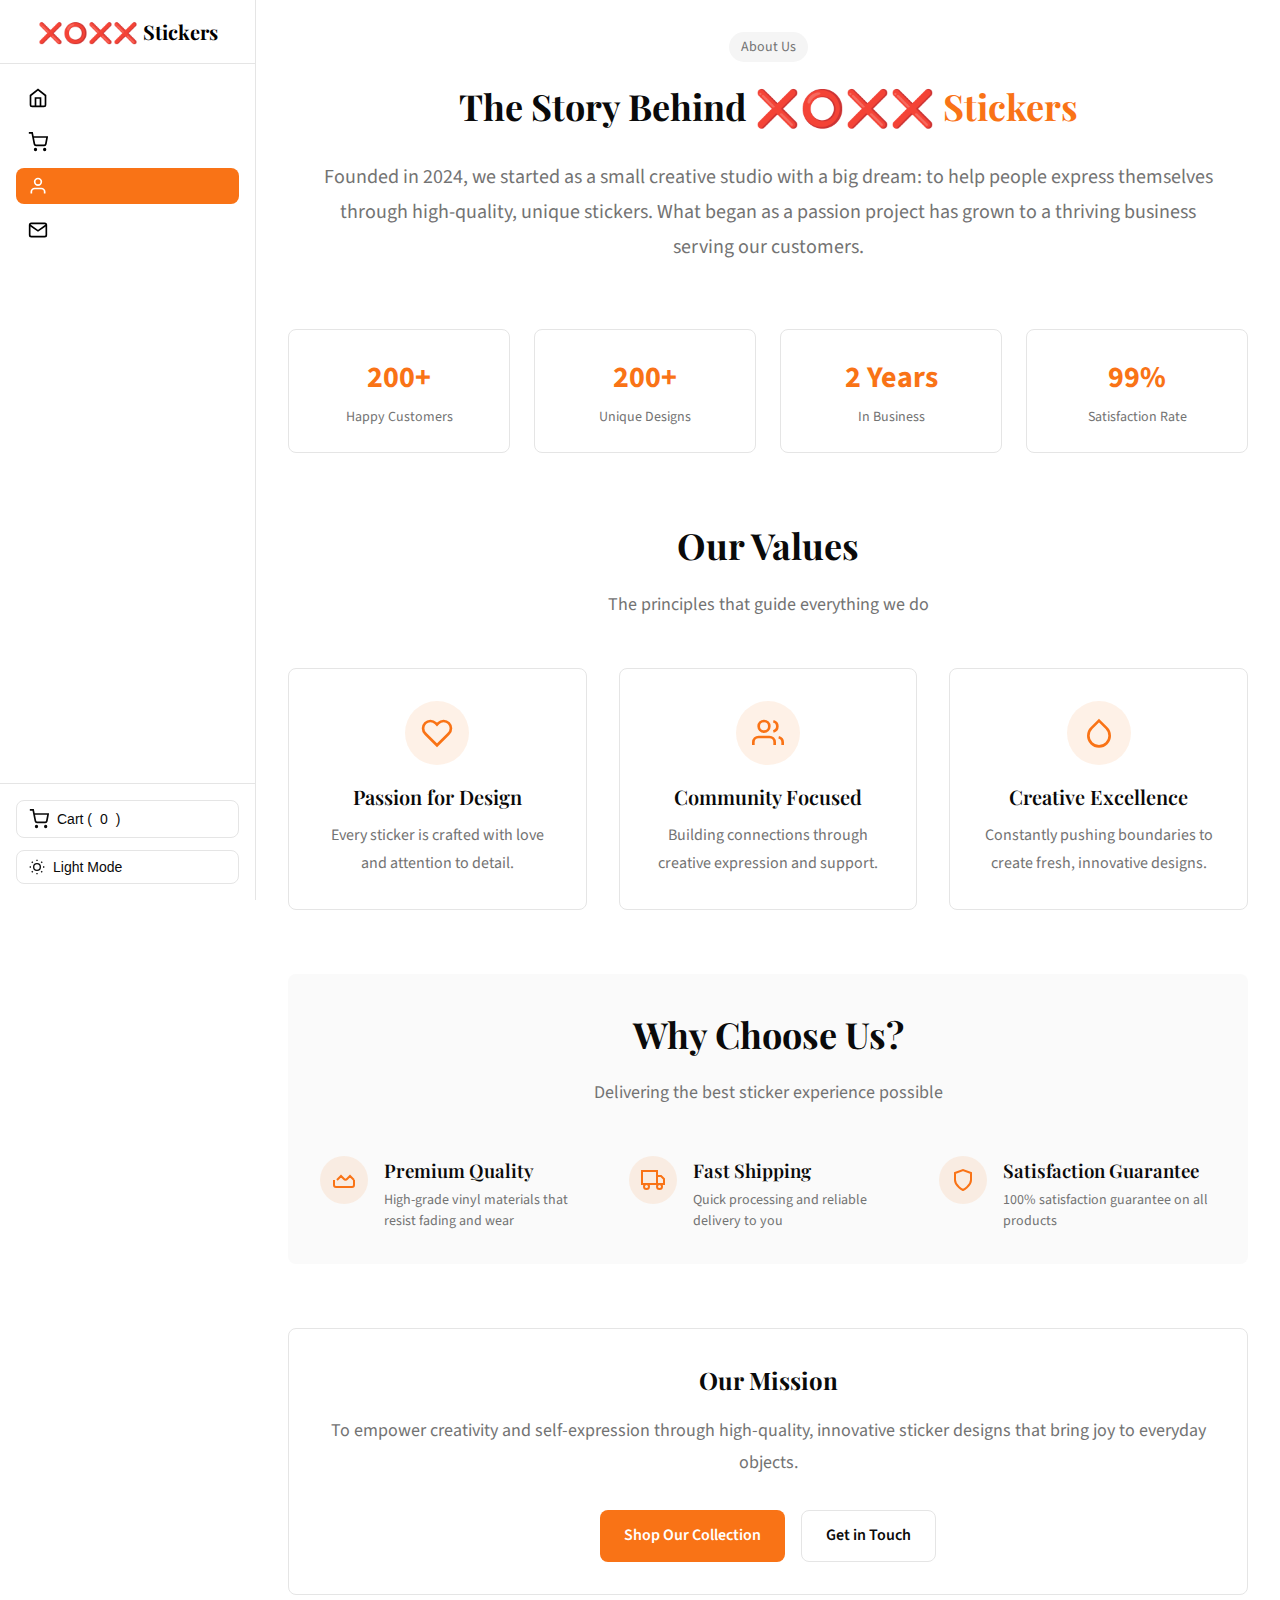
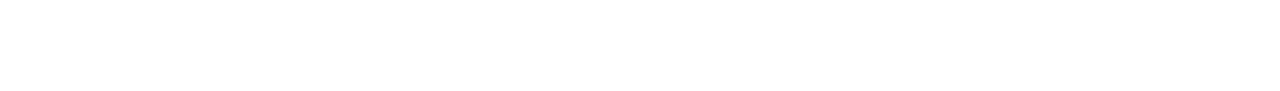
<file: about.html>
<!DOCTYPE html>
<html lang="en">
<head>
    <meta charset="UTF-8">
    <meta name="viewport" content="width=device-width, initial-scale=1.0">
    <title>About - ❌⭕❌❌ Stickers</title>
    <link rel="stylesheet" href="about.css">
    <link rel="preconnect" href="https://fonts.googleapis.com">
    <link rel="preconnect" href="https://fonts.gstatic.com" crossorigin>
    <link href="https://fonts.googleapis.com/css2?family=Playfair+Display:wght@400;700&family=Source+Sans+3:wght@300;400;600;700&display=swap" rel="stylesheet">
</head>
<body>
    <button id="mobile-menu-btn" class="mobile-menu-btn" aria-label="Toggle menu">
        <svg width="24" height="24" viewBox="0 0 24 24" fill="none" stroke="currentColor" stroke-width="2">
            <line x1="3" y1="12" x2="21" y2="12"></line>
            <line x1="3" y1="6" x2="21" y2="6"></line>
            <line x1="3" y1="18" x2="21" y2="18"></line>
        </svg>
    </button>

    <aside id="sidebar" class="sidebar">
        <div class="sidebar-header">
            <h1 class="sidebar-brand">❌⭕❌❌ Stickers</h1>
        </div>

        <nav class="sidebar-nav">
            <a href="index.html" class="nav-link">
                <svg width="20" height="20" viewBox="0 0 24 24" fill="none" stroke="currentColor" stroke-width="2">
                    <path d="M3 9l9-7 9 7v11a2 2 0 0 1-2 2H5a2 2 0 0 1-2-2z"></path>
                    <polyline points="9 22 9 12 15 12 15 22"></polyline>
                </svg>
            </a>
            <a href="shop.html" class="nav-link">
                <svg width="20" height="20" viewBox="0 0 24 24" fill="none" stroke="currentColor" stroke-width="2">
                    <circle cx="9" cy="21" r="1"></circle>
                    <circle cx="20" cy="21" r="1"></circle>
                    <path d="M1 1h4l2.68 13.39a2 2 0 0 0 2 1.61h9.72a2 2 0 0 0 2-1.61L23 6H6"></path>
                </svg>
            </a>
            <a href="about.html" class="nav-link active">
                <svg width="20" height="20" viewBox="0 0 24 24" fill="none" stroke="currentColor" stroke-width="2">
                    <path d="M20 21v-2a4 4 0 0 0-4-4H8a4 4 0 0 0-4 4v2"></path>
                    <circle cx="12" cy="7" r="4"></circle>
                </svg>
            </a>
            <a href="contact.html" class="nav-link">
                <svg width="20" height="20" viewBox="0 0 24 24" fill="none" stroke="currentColor" stroke-width="2">
                    <path d="M4 4h16c1.1 0 2 .9 2 2v12c0 1.1-.9 2-2 2H4c-1.1 0-2-.9-2-2V6c0-1.1.9-2 2-2z"></path>
                    <polyline points="22,6 12,13 2,6"></polyline>
                </svg>
            </a>
        </nav>

        <div class="sidebar-footer">
            <button id="cart-btn" class="cart-btn">
                <svg width="20" height="20" viewBox="0 0 24 24" fill="none" stroke="currentColor" stroke-width="2">
                    <circle cx="9" cy="21" r="1"></circle>
                    <circle cx="20" cy="21" r="1"></circle>
                    <path d="M1 1h4l2.68 13.39a2 2 0 0 0 2 1.61h9.72a2 2 0 0 0 2-1.61L23 6H6"></path>
                </svg>
                Cart (<span id="cart-count">0</span>)
            </button>
            <button id="theme-toggle" class="theme-toggle">
                <svg id="sun-icon" width="16" height="16" viewBox="0 0 24 24" fill="none" stroke="currentColor" stroke-width="2">
                    <circle cx="12" cy="12" r="5"></circle>
                    <line x1="12" y1="1" x2="12" y2="3"></line>
                    <line x1="12" y1="21" x2="12" y2="23"></line>
                    <line x1="4.22" y1="4.22" x2="5.64" y2="5.64"></line>
                    <line x1="18.36" y1="18.36" x2="19.78" y2="19.78"></line>
                    <line x1="1" y1="12" x2="3" y2="12"></line>
                    <line x1="21" y1="12" x2="23" y2="12"></line>
                    <line x1="4.22" y1="19.78" x2="5.64" y2="18.36"></line>
                    <line x1="18.36" y1="5.64" x2="19.78" y2="4.22"></line>
                </svg>
                <svg id="moon-icon" width="16" height="16" viewBox="0 0 24 24" fill="none" stroke="currentColor" stroke-width="2" style="display: none;">
                    <path d="M21 12.79A9 9 0 1 1 11.21 3 7 7 0 0 0 21 12.79z"></path>
                </svg>
                <span id="theme-text">Light Mode</span>
            </button>
        </div>
    </aside>

    <div id="cart-overlay" class="cart-overlay">
        <div class="cart-panel">
            <div class="cart-header">
                <h2>Shopping Cart</h2>
                <button id="close-cart" class="close-btn" aria-label="Close cart">
                    <svg width="24" height="24" viewBox="0 0 24 24" fill="none" stroke="currentColor" stroke-width="2">
                        <line x1="18" y1="6" x2="6" y2="18"></line>
                        <line x1="6" y1="6" x2="18" y2="18"></line>
                    </svg>
                </button>
            </div>
            <div id="cart-items" class="cart-items"></div>
            <div class="cart-footer">
                <div class="cart-total">
                    <span>Total:</span>
                    <span id="cart-total">Ksh 0.00</span>
                </div>
                <button class="checkout-btn">Checkout</button>
            </div>
        </div>
    </div>

    <main class="main-content">
        <div class="about-container">
            <section class="about-hero">
                <span class="badge">About Us</span>
                <h1 class="about-title">The Story Behind <span class="text-primary">❌⭕❌❌ Stickers</span></h1>
                <p class="about-description">
                    Founded in 2024, we started as a small creative studio with a big dream: to help people express themselves
                    through high-quality, unique stickers. What began as a passion project has grown to a thriving business
                    serving our customers.
                </p>
            </section>

            <section class="stats-section">
                <div class="stats-grid">
                    <div class="stat-card">
                        <div class="stat-number">200+</div>
                        <div class="stat-label">Happy Customers</div>
                    </div>
                    <div class="stat-card">
                        <div class="stat-number">200+</div>
                        <div class="stat-label">Unique Designs</div>
                    </div>
                    <div class="stat-card">
                        <div class="stat-number">2 Years</div>
                        <div class="stat-label">In Business</div>
                    </div>
                    <div class="stat-card">
                        <div class="stat-number">99%</div>
                        <div class="stat-label">Satisfaction Rate</div>
                    </div>
                </div>
            </section>

            <section class="values-section">
                <div class="section-header">
                    <h2 class="section-title">Our Values</h2>
                    <p class="section-description">The principles that guide everything we do</p>
                </div>

                <div class="values-grid">
                    <div class="value-card">
                        <div class="value-icon">
                            <svg width="32" height="32" viewBox="0 0 24 24" fill="none" stroke="currentColor" stroke-width="2">
                                <path d="M20.84 4.61a5.5 5.5 0 0 0-7.78 0L12 5.67l-1.06-1.06a5.5 5.5 0 0 0-7.78 7.78l1.06 1.06L12 21.23l7.78-7.78 1.06-1.06a5.5 5.5 0 0 0 0-7.78z"></path>
                            </svg>
                        </div>
                        <h3 class="value-title">Passion for Design</h3>
                        <p class="value-description">Every sticker is crafted with love and attention to detail.</p>
                    </div>

                    <div class="value-card">
                        <div class="value-icon">
                            <svg width="32" height="32" viewBox="0 0 24 24" fill="none" stroke="currentColor" stroke-width="2">
                                <path d="M17 21v-2a4 4 0 0 0-4-4H5a4 4 0 0 0-4 4v2"></path>
                                <circle cx="9" cy="7" r="4"></circle>
                                <path d="M23 21v-2a4 4 0 0 0-3-3.87"></path>
                                <path d="M16 3.13a4 4 0 0 1 0 7.75"></path>
                            </svg>
                        </div>
                        <h3 class="value-title">Community Focused</h3>
                        <p class="value-description">Building connections through creative expression and support.</p>
                    </div>

                    <div class="value-card">
                        <div class="value-icon">
                            <svg width="32" height="32" viewBox="0 0 24 24" fill="none" stroke="currentColor" stroke-width="2">
                                <path d="M12 2.69l5.66 5.66a8 8 0 1 1-11.31 0z"></path>
                            </svg>
                        </div>
                        <h3 class="value-title">Creative Excellence</h3>
                        <p class="value-description">Constantly pushing boundaries to create fresh, innovative designs.</p>
                    </div>
                </div>
            </section>

            <section class="about-features">
                <div class="section-header">
                    <h2 class="section-title">Why Choose Us?</h2>
                    <p class="section-description">Delivering the best sticker experience possible</p>
                </div>

                <div class="features-list">
                    <div class="feature-item">
                        <div class="feature-item-icon">
                            <svg width="24" height="24" viewBox="0 0 24 24" fill="none" stroke="currentColor" stroke-width="2">
                                <path d="m22 12-4-4-3 3a2 2 0 0 1-3 0l-3-3-4 4"></path>
                                <path d="M22 12v5a2 2 0 0 1-2 2H4a2 2 0 0 1-2-2v-5"></path>
                            </svg>
                        </div>
                        <div>
                            <h3 class="feature-item-title">Premium Quality</h3>
                            <p class="feature-item-description">High-grade vinyl materials that resist fading and wear</p>
                        </div>
                    </div>

                    <div class="feature-item">
                        <div class="feature-item-icon">
                            <svg width="24" height="24" viewBox="0 0 24 24" fill="none" stroke="currentColor" stroke-width="2">
                                <rect x="1" y="3" width="15" height="13"></rect>
                                <polygon points="16 8 20 8 23 11 23 16 16 16 16 8"></polygon>
                                <circle cx="5.5" cy="18.5" r="2.5"></circle>
                                <circle cx="18.5" cy="18.5" r="2.5"></circle>
                            </svg>
                        </div>
                        <div>
                            <h3 class="feature-item-title">Fast Shipping</h3>
                            <p class="feature-item-description">Quick processing and reliable delivery to you</p>
                        </div>
                    </div>

                    <div class="feature-item">
                        <div class="feature-item-icon">
                            <svg width="24" height="24" viewBox="0 0 24 24" fill="none" stroke="currentColor" stroke-width="2">
                                <path d="M12 22s8-4 8-10V5l-8-3-8 3v7c0 6 8 10 8 10z"></path>
                            </svg>
                        </div>
                        <div>
                            <h3 class="feature-item-title">Satisfaction Guarantee</h3>
                            <p class="feature-item-description">100% satisfaction guarantee on all products</p>
                        </div>
                    </div>
                </div>
            </section>

            <section class="mission-section">
                <div class="mission-card">
                    <h2 class="mission-title">Our Mission</h2>
                    <p class="mission-description">
                        To empower creativity and self-expression through high-quality, innovative sticker designs that bring
                        joy to everyday objects.
                    </p>
                    <div class="mission-buttons">
                        <a href="shop.html" class="btn btn-primary">Shop Our Collection</a>
                        <a href="contact.html" class="btn btn-outline">Get in Touch</a>
                    </div>
                </div>
            </section>
        </div>
    </main>

    <script src="about.js"></script>
</body>
</html>
</file>
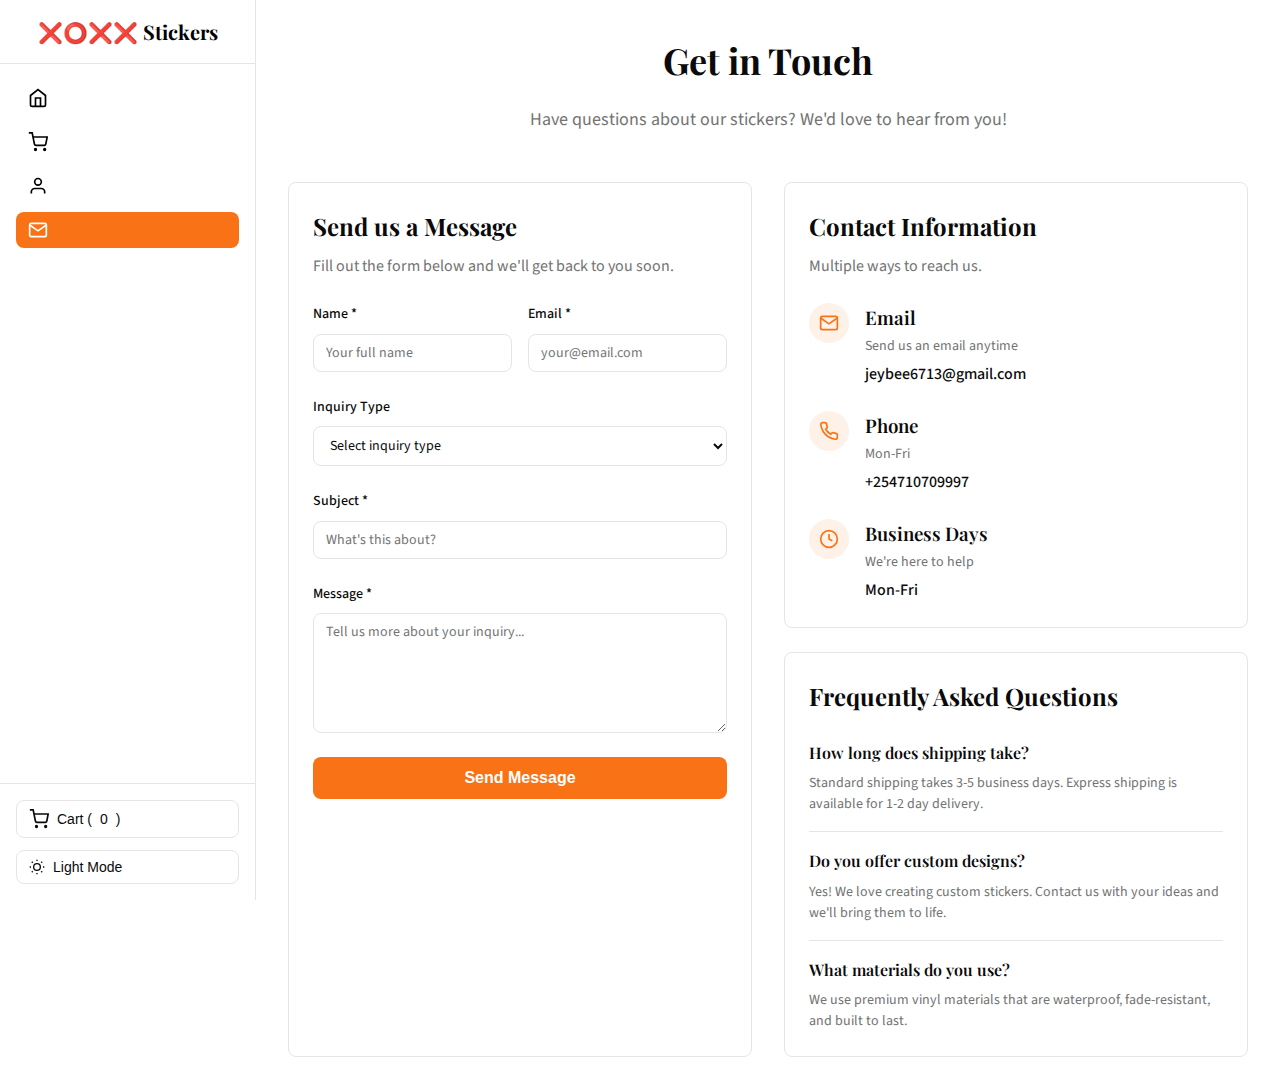
<file: contact.html>
<!DOCTYPE html>
<html lang="en">
<head>
    <meta charset="UTF-8">
    <meta name="viewport" content="width=device-width, initial-scale=1.0">
    <title>Contact - ❌⭕❌❌ Stickers</title>
    <link rel="preconnect" href="https://fonts.googleapis.com">
    <link rel="stylesheet" href="contact.css">
    <link rel="preconnect" href="https://fonts.gstatic.com" crossorigin>
    <link href="https://fonts.googleapis.com/css2?family=Playfair+Display:wght@400;700&family=Source+Sans+3:wght@300;400;600;700&display=swap" rel="stylesheet">
</head>
<body>
    <button id="mobile-menu-btn" class="mobile-menu-btn" aria-label="Toggle menu">
        <svg width="24" height="24" viewBox="0 0 24 24" fill="none" stroke="currentColor" stroke-width="2">
            <line x1="3" y1="12" x2="21" y2="12"></line>
            <line x1="3" y1="6" x2="21" y2="6"></line>
            <line x1="3" y1="18" x2="21" y2="18"></line>
        </svg>
    </button>

    <aside id="sidebar" class="sidebar">
        <div class="sidebar-header">
            <h1 class="sidebar-brand">❌⭕❌❌ Stickers</h1>
        </div>

        <nav class="sidebar-nav">
            <a href="index.html" class="nav-link">
                <svg width="20" height="20" viewBox="0 0 24 24" fill="none" stroke="currentColor" stroke-width="2">
                    <path d="M3 9l9-7 9 7v11a2 2 0 0 1-2 2H5a2 2 0 0 1-2-2z"></path>
                    <polyline points="9 22 9 12 15 12 15 22"></polyline>
                </svg>
            </a>
            <a href="shop.html" class="nav-link">
                <svg width="20" height="20" viewBox="0 0 24 24" fill="none" stroke="currentColor" stroke-width="2">
                    <circle cx="9" cy="21" r="1"></circle>
                    <circle cx="20" cy="21" r="1"></circle>
                    <path d="M1 1h4l2.68 13.39a2 2 0 0 0 2 1.61h9.72a2 2 0 0 0 2-1.61L23 6H6"></path>
                </svg>
            </a>
            <a href="about.html" class="nav-link">
                <svg width="20" height="20" viewBox="0 0 24 24" fill="none" stroke="currentColor" stroke-width="2">
                    <path d="M20 21v-2a4 4 0 0 0-4-4H8a4 4 0 0 0-4 4v2"></path>
                    <circle cx="12" cy="7" r="4"></circle>
                </svg>
            </a>
            <a href="contact.html" class="nav-link active">
                <svg width="20" height="20" viewBox="0 0 24 24" fill="none" stroke="currentColor" stroke-width="2">
                    <path d="M4 4h16c1.1 0 2 .9 2 2v12c0 1.1-.9 2-2 2H4c-1.1 0-2-.9-2-2V6c0-1.1.9-2 2-2z"></path>
                    <polyline points="22,6 12,13 2,6"></polyline>
                </svg>
            </a>
        </nav>

        <div class="sidebar-footer">
            <button id="cart-btn" class="cart-btn">
                <svg width="20" height="20" viewBox="0 0 24 24" fill="none" stroke="currentColor" stroke-width="2">
                    <circle cx="9" cy="21" r="1"></circle>
                    <circle cx="20" cy="21" r="1"></circle>
                    <path d="M1 1h4l2.68 13.39a2 2 0 0 0 2 1.61h9.72a2 2 0 0 0 2-1.61L23 6H6"></path>
                </svg>
                Cart (<span id="cart-count">0</span>)
            </button>
            <button id="theme-toggle" class="theme-toggle">
                <svg id="sun-icon" width="16" height="16" viewBox="0 0 24 24" fill="none" stroke="currentColor" stroke-width="2">
                    <circle cx="12" cy="12" r="5"></circle>
                    <line x1="12" y1="1" x2="12" y2="3"></line>
                    <line x1="12" y1="21" x2="12" y2="23"></line>
                    <line x1="4.22" y1="4.22" x2="5.64" y2="5.64"></line>
                    <line x1="18.36" y1="18.36" x2="19.78" y2="19.78"></line>
                    <line x1="1" y1="12" x2="3" y2="12"></line>
                    <line x1="21" y1="12" x2="23" y2="12"></line>
                    <line x1="4.22" y1="19.78" x2="5.64" y2="18.36"></line>
                    <line x1="18.36" y1="5.64" x2="19.78" y2="4.22"></line>
                </svg>
                <svg id="moon-icon" width="16" height="16" viewBox="0 0 24 24" fill="none" stroke="currentColor" stroke-width="2" style="display: none;">
                    <path d="M21 12.79A9 9 0 1 1 11.21 3 7 7 0 0 0 21 12.79z"></path>
                </svg>
                <span id="theme-text">Light Mode</span>
            </button>
        </div>
    </aside>

    <div id="cart-overlay" class="cart-overlay">
        <div class="cart-panel">
            <div class="cart-header">
                <h2>Shopping Cart</h2>
                <button id="close-cart" class="close-btn" aria-label="Close cart">
                    <svg width="24" height="24" viewBox="0 0 24 24" fill="none" stroke="currentColor" stroke-width="2">
                        <line x1="18" y1="6" x2="6" y2="18"></line>
                        <line x1="6" y1="6" x2="18" y2="18"></line>
                    </svg>
                </button>
            </div>
            <div id="cart-items" class="cart-items"></div>
            <div class="cart-footer">
                <div class="cart-total">
                    <span>Total:</span>
                    <span id="cart-total">Ksh 0.00</span>
                </div>
                <button class="checkout-btn">Checkout</button>
            </div>
        </div>
    </div>

    <main class="main-content">
        <div class="contact-container">
            <div class="contact-header">
                <h1 class="contact-title">Get in Touch</h1>
                <p class="contact-description">Have questions about our stickers? We'd love to hear from you!</p>
            </div>

            <div class="contact-grid">
                <div class="contact-form-card">
                    <div class="card-header">
                        <h2 class="card-title">Send us a Message</h2>
                        <p class="card-description">Fill out the form below and we'll get back to you soon.</p>
                    </div>

                    <form id="contact-form" class="contact-form">
                        <div class="form-row">
                            <div class="form-group">
                                <label for="name" class="form-label">Name *</label>
                                <input type="text" id="name" name="name" required placeholder="Your full name" class="form-input">
                            </div>
                            <div class="form-group">
                                <label for="email" class="form-label">Email *</label>
                                <input type="email" id="email" name="email" required placeholder="your@email.com" class="form-input">
                            </div>
                        </div>

                        <div class="form-group">
                            <label for="inquiry-type" class="form-label">Inquiry Type</label>
                            <select id="inquiry-type" name="inquiryType" class="form-select">
                                <option value="">Select inquiry type</option>
                                <option value="general">General Question</option>
                                <option value="custom">Custom Order</option>
                                <option value="wholesale">Wholesale Inquiry</option>
                                <option value="support">Customer Support</option>
                                <option value="partnership">Partnership</option>
                            </select>
                        </div>

                        <div class="form-group">
                            <label for="subject" class="form-label">Subject *</label>
                            <input type="text" id="subject" name="subject" required placeholder="What's this about?" class="form-input">
                        </div>

                        <div class="form-group">
                            <label for="message" class="form-label">Message *</label>
                            <textarea id="message" name="message" required placeholder="Tell us more about your inquiry..." class="form-textarea"></textarea>
                        </div>

                        <button type="submit" class="btn btn-primary btn-full">Send Message</button>
                    </form>
                </div>

                <div class="contact-info-section">
                    <div class="contact-info-card">
                        <div class="card-header">
                            <h2 class="card-title">Contact Information</h2>
                            <p class="card-description">Multiple ways to reach us.</p>
                        </div>

                        <div class="contact-info-list">
                            <div class="contact-info-item">
                                <div class="contact-info-icon">
                                    <svg width="20" height="20" viewBox="0 0 24 24" fill="none" stroke="currentColor" stroke-width="2">
                                        <path d="M4 4h16c1.1 0 2 .9 2 2v12c0 1.1-.9 2-2 2H4c-1.1 0-2-.9-2-2V6c0-1.1.9-2 2-2z"></path>
                                        <polyline points="22,6 12,13 2,6"></polyline>
                                    </svg>
                                </div>
                                <div>
                                    <h3 class="contact-info-title">Email</h3>
                                    <p class="contact-info-subtitle">Send us an email anytime</p>
                                    <p class="contact-info-content">jeybee6713@gmail.com</p>
                                </div>
                            </div>

                            <div class="contact-info-item">
                                <div class="contact-info-icon">
                                    <svg width="20" height="20" viewBox="0 0 24 24" fill="none" stroke="currentColor" stroke-width="2">
                                        <path d="M22 16.92v3a2 2 0 0 1-2.18 2 19.79 19.79 0 0 1-8.63-3.07 19.5 19.5 0 0 1-6-6 19.79 19.79 0 0 1-3.07-8.67A2 2 0 0 1 4.11 2h3a2 2 0 0 1 2 1.72 12.84 12.84 0 0 0 .7 2.81 2 2 0 0 1-.45 2.11L8.09 9.91a16 16 0 0 0 6 6l1.27-1.27a2 2 0 0 1 2.11-.45 12.84 12.84 0 0 0 2.81.7A2 2 0 0 1 22 16.92z"></path>
                                    </svg>
                                </div>
                                <div>
                                    <h3 class="contact-info-title">Phone</h3>
                                    <p class="contact-info-subtitle">Mon-Fri</p>
                                    <p class="contact-info-content">+254710709997</p>
                                </div>
                            </div>

                            <div class="contact-info-item">
                                <div class="contact-info-icon">
                                    <svg width="20" height="20" viewBox="0 0 24 24" fill="none" stroke="currentColor" stroke-width="2">
                                        <circle cx="12" cy="12" r="10"></circle>
                                        <polyline points="12 6 12 12 16 14"></polyline>
                                    </svg>
                                </div>
                                <div>
                                    <h3 class="contact-info-title">Business Days</h3>
                                    <p class="contact-info-subtitle">We're here to help</p>
                                    <p class="contact-info-content">Mon-Fri</p>
                                </div>
                            </div>
                        </div>
                    </div>

                    <div class="faq-card">
                        <div class="card-header">
                            <h2 class="card-title">Frequently Asked Questions</h2>
                        </div>

                        <div class="faq-list">
                            <div class="faq-item">
                                <h4 class="faq-question">How long does shipping take?</h4>
                                <p class="faq-answer">Standard shipping takes 3-5 business days. Express shipping is available for 1-2 day delivery.</p>
                            </div>
                            <div class="faq-item">
                                <h4 class="faq-question">Do you offer custom designs?</h4>
                                <p class="faq-answer">Yes! We love creating custom stickers. Contact us with your ideas and we'll bring them to life.</p>
                            </div>
                            <div class="faq-item">
                                <h4 class="faq-question">What materials do you use?</h4>
                                <p class="faq-answer">We use premium vinyl materials that are waterproof, fade-resistant, and built to last.</p>
                            </div>
                        </div>
                    </div>
                </div>
            </div>
        </div>
    </main>

    <script src="contact.js"></script>
</body>
</html>
</file>
<file: about.css>
* {
      margin: 0;
      padding: 0;
      box-sizing: border-box;
    }

    :root {
      --primary: #f97316;
      --primary-foreground: #ffffff;
      --background: #ffffff;
      --foreground: #0a0a0a;
      --muted: #f5f5f5;
      --muted-foreground: #737373;
      --sidebar: #ffffff;
      --sidebar-foreground: #000000;
      --sidebar-border: #e5e5e5;
      --sidebar-accent: #f5f5f5;
      --sidebar-accent-foreground: #171717;
      --sidebar-primary: #f97316;
      --sidebar-primary-foreground: #ffffff;
      --card: #ffffff;
      --card-foreground: #0a0a0a;
      --border: #e5e5e5;
      --input: #e5e5e5;
      --ring: #f97316;
    }

    body.dark-theme {
      --primary: #fb923c;
      --primary-foreground: #0a0a0a;
      --background: #0a0a0a;
      --foreground: #fafafa;
      --muted: #171717;
      --muted-foreground: #a3a3a3;
      --sidebar: #171717;
      --sidebar-foreground: #fafafa;
      --sidebar-border: #262626;
      --sidebar-accent: #262626;
      --sidebar-accent-foreground: #fafafa;
      --sidebar-primary: #fb923c;
      --sidebar-primary-foreground: #0a0a0a;
      --card: #171717;
      --card-foreground: #fafafa;
      --border: #262626;
      --input: #262626;
      --ring: #fb923c;
    }

    body {
      font-family: "Source Sans 3", sans-serif;
      background-color: var(--background);
      color: var(--foreground);
      line-height: 1.6;
      display: flex;
      min-height: 100vh;
    }

    h1, h2, h3, h4, h5, h6 {
      font-family: "Playfair Display", serif;
    }

    .mobile-menu-btn {
      position: fixed;
      left: 1rem;
      top: 1rem;
      z-index: 40;
      display: none;
      background: transparent;
      border: 1px solid var(--border);
      border-radius: 0.5rem;
      padding: 0.5rem;
      cursor: pointer;
      color: var(--foreground);
    }

    @media (max-width: 1023px) {
      .mobile-menu-btn {
        display: block;
      }
    }

    .sidebar {
      width: 16rem;
      background-color: var(--sidebar);
      border-right: 1px solid var(--sidebar-border);
      display: flex;
      flex-direction: column;
      height: 100vh;
      position: fixed;
      left: 0;
      top: 0;
      transition: transform 0.3s ease;
    }

    @media (max-width: 1023px) {
      .sidebar {
        transform: translateX(-100%);
        z-index: 50;
      }

      .sidebar.open {
        transform: translateX(0);
      }
    }

    .sidebar-header {
      height: 4rem;
      display: flex;
      align-items: center;
      justify-content: center;
      border-bottom: 1px solid var(--sidebar-border);
      padding: 0 1rem;
    }

    .sidebar-brand {
      font-size: 1.25rem;
      font-weight: 700;
      color: var(--sidebar-foreground);
    }

    .sidebar-nav {
      flex: 1;
      padding: 1rem;
      display: flex;
      flex-direction: column;
      gap: 0.5rem;
    }

    .nav-link {
      display: flex;
      align-items: center;
      gap: 0.75rem;
      padding: 0.5rem 0.75rem;
      border-radius: 0.5rem;
      color: var(--sidebar-foreground);
      text-decoration: none;
      font-size: 0.875rem;
      font-weight: 500;
      transition: all 0.2s;
    }

    .nav-link:hover {
      background-color: var(--sidebar-accent);
      color: var(--sidebar-accent-foreground);
    }

    .nav-link.active {
      background-color: var(--sidebar-primary);
      color: var(--sidebar-primary-foreground);
    }

    .sidebar-footer {
      border-top: 1px solid var(--sidebar-border);
      padding: 1rem;
      display: flex;
      flex-direction: column;
      gap: 0.75rem;
    }

    .cart-btn, .theme-toggle {
      width: 100%;
      display: flex;
      align-items: center;
      justify-content: flex-start;
      gap: 0.5rem;
      padding: 0.5rem 0.75rem;
      border: 1px solid var(--border);
      border-radius: 0.5rem;
      background: transparent;
      color: var(--foreground);
      font-size: 0.875rem;
      cursor: pointer;
      transition: all 0.2s;
    }

    .cart-btn:hover, .theme-toggle:hover {
      background-color: var(--muted);
    }

    .cart-overlay {
      position: fixed;
      inset: 0;
      background-color: rgba(0, 0, 0, 0.5);
      z-index: 60;
      display: none;
    }

    .cart-overlay.open {
      display: block;
    }

    .cart-panel {
      position: fixed;
      right: 0;
      top: 0;
      height: 100vh;
      width: 100%;
      max-width: 28rem;
      background-color: var(--card);
      box-shadow: -4px 0 16px rgba(0, 0, 0, 0.1);
      display: flex;
      flex-direction: column;
      animation: slideIn 0.3s ease;
    }

    @keyframes slideIn {
      from { transform: translateX(100%); }
      to { transform: translateX(0); }
    }

    .cart-header {
      display: flex;
      align-items: center;
      justify-content: space-between;
      padding: 1.5rem;
      border-bottom: 1px solid var(--border);
    }

    .cart-header h2 {
      font-size: 1.5rem;
      font-weight: 700;
    }

    .close-btn {
      background: transparent;
      border: none;
      cursor: pointer;
      color: var(--foreground);
      padding: 0.25rem;
    }

    .cart-items {
      flex: 1;
      overflow-y: auto;
      padding: 1rem;
    }

    .cart-item {
      display: flex;
      gap: 1rem;
      padding: 1rem;
      border: 1px solid var(--border);
      border-radius: 0.5rem;
      margin-bottom: 1rem;
    }

    .cart-item-image {
      width: 4rem;
      height: 4rem;
      border-radius: 0.5rem;
      object-fit: cover;
    }

    .cart-item-details {
      flex: 1;
    }

    .cart-item-name {
      font-weight: 600;
      margin-bottom: 0.25rem;
    }

    .cart-item-price {
      color: var(--primary);
      font-weight: 700;
    }

    .cart-item-controls {
      display: flex;
      align-items: center;
      gap: 0.5rem;
      margin-top: 0.5rem;
    }

    .quantity-btn {
      width: 2rem;
      height: 2rem;
      border: 1px solid var(--border);
      border-radius: 0.25rem;
      background: transparent;
      cursor: pointer;
      display: flex;
      align-items: center;
      justify-content: center;
      color: var(--foreground);
    }

    .quantity-btn:hover {
      background-color: var(--muted);
    }

    .cart-item-quantity {
      min-width: 2rem;
      text-align: center;
    }

    .remove-btn {
      margin-left: auto;
      background: transparent;
      border: none;
      color: #ef4444;
      cursor: pointer;
      padding: 0.25rem;
    }

    .cart-empty {
      text-align: center;
      padding: 3rem 1rem;
      color: var(--muted-foreground);
    }

    .cart-footer {
      border-top: 1px solid var(--border);
      padding: 1.5rem;
    }

    .cart-total {
      display: flex;
      justify-content: space-between;
      font-size: 1.25rem;
      font-weight: 700;
      margin-bottom: 1rem;
    }

    .checkout-btn {
      width: 100%;
      padding: 0.75rem;
      background-color: var(--primary);
      color: var(--primary-foreground);
      border: none;
      border-radius: 0.5rem;
      font-size: 1rem;
      font-weight: 600;
      cursor: pointer;
      transition: opacity 0.2s;
    }

    .checkout-btn:hover {
      opacity: 0.9;
    }

    .main-content {
      flex: 1;
      margin-left: 16rem;
    }

    @media (max-width: 1023px) {
      .main-content {
        margin-left: 0;
      }
    }

    .btn {
      display: inline-flex;
      align-items: center;
      justify-content: center;
      padding: 0.75rem 1.5rem;
      font-size: 1rem;
      font-weight: 600;
      border-radius: 0.5rem;
      text-decoration: none;
      transition: all 0.2s;
      cursor: pointer;
      border: none;
    }

    .btn-primary {
      background-color: var(--primary);
      color: var(--primary-foreground);
    }

    .btn-primary:hover {
      opacity: 0.9;
    }

    .btn-outline {
      background: transparent;
      border: 1px solid var(--border);
      color: var(--foreground);
    }

    .btn-outline:hover {
      background-color: var(--muted);
    }

    .text-primary {
      color: var(--primary);
    }

    /* About Page Styles */
    .about-container {
      max-width: 72rem;
      margin: 0 auto;
      padding: 1.5rem;
    }

    @media (min-width: 1024px) {
      .about-container {
        padding: 2rem;
      }
    }

    .about-hero {
      text-align: center;
      margin-bottom: 4rem;
    }

    .badge {
      display: inline-block;
      padding: 0.25rem 0.75rem;
      background-color: var(--muted);
      color: var(--muted-foreground);
      border-radius: 9999px;
      font-size: 0.875rem;
      margin-bottom: 1rem;
    }

    .about-title {
      font-size: 1.875rem;
      font-weight: 700;
      margin-bottom: 1.5rem;
    }

    @media (min-width: 1024px) {
      .about-title {
        font-size: 2.25rem;
      }
    }

    .about-description {
      font-size: 1.125rem;
      line-height: 1.75;
      color: var(--muted-foreground);
      max-width: 56rem;
      margin: 0 auto;
    }

    @media (min-width: 1024px) {
      .about-description {
        font-size: 1.25rem;
      }
    }

    .stats-section {
      margin-bottom: 4rem;
    }

    .stats-grid {
      display: grid;
      gap: 1.5rem;
      grid-template-columns: 1fr;
    }

    @media (min-width: 640px) {
      .stats-grid {
        grid-template-columns: repeat(2, 1fr);
      }
    }

    @media (min-width: 1024px) {
      .stats-grid {
        grid-template-columns: repeat(4, 1fr);
      }
    }

    .stat-card {
      background-color: var(--card);
      border: 1px solid var(--border);
      border-radius: 0.5rem;
      padding: 1.5rem;
      text-align: center;
    }

    .stat-number {
      font-size: 1.875rem;
      font-weight: 700;
      color: var(--primary);
      margin-bottom: 0.25rem;
    }

    .stat-label {
      font-size: 0.875rem;
      color: var(--muted-foreground);
    }

    .values-section, .about-features, .team-section {
      margin-bottom: 4rem;
    }

    .section-header {
      text-align: center;
      margin-bottom: 3rem;
    }

    .section-title {
      font-size: 1.875rem;
      font-weight: 700;
      margin-bottom: 1rem;
    }

    @media (min-width: 1024px) {
      .section-title {
        font-size: 2.25rem;
      }
    }

    .section-description {
      font-size: 1.125rem;
      color: var(--muted-foreground);
    }

    .values-grid {
      display: grid;
      gap: 2rem;
      grid-template-columns: 1fr;
    }

    @media (min-width: 768px) {
      .values-grid {
        grid-template-columns: repeat(3, 1fr);
      }
    }

    .value-card {
      background-color: var(--card);
      border: 1px solid var(--border);
      border-radius: 0.5rem;
      padding: 2rem;
      text-align: center;
    }

    .value-icon {
      width: 4rem;
      height: 4rem;
      margin: 0 auto 1rem;
      display: flex;
      align-items: center;
      justify-content: center;
      border-radius: 9999px;
      background-color: rgba(249, 115, 22, 0.1);
      color: var(--primary);
    }

    .value-title {
      font-size: 1.25rem;
      font-weight: 600;
      margin-bottom: 0.5rem;
    }

    .value-description {
      color: var(--muted-foreground);
      line-height: 1.75;
    }

    .about-features {
      background-color: rgba(245, 245, 245, 0.5);
      border-radius: 0.5rem;
      padding: 2rem;
    }

    body.dark-theme .about-features {
      background-color: rgba(23, 23, 23, 0.5);
    }

    .features-list {
      display: grid;
      gap: 2rem;
      grid-template-columns: 1fr;
    }

    @media (min-width: 768px) {
      .features-list {
        grid-template-columns: repeat(3, 1fr);
      }
    }

    .feature-item {
      display: flex;
      align-items: flex-start;
      gap: 1rem;
    }

    .feature-item-icon {
      width: 3rem;
      height: 3rem;
      display: flex;
      align-items: center;
      justify-content: center;
      border-radius: 9999px;
      background-color: rgba(249, 115, 22, 0.1);
      color: var(--primary);
      flex-shrink: 0;
    }

    .feature-item-title {
      font-weight: 600;
      margin-bottom: 0.25rem;
    }

    .feature-item-description {
      font-size: 0.875rem;
      color: var(--muted-foreground);
      line-height: 1.5;
    }

    .mission-section {
      margin-bottom: 4rem;
    }

    .mission-card {
      background-color: var(--card);
      border: 1px solid var(--border);
      border-radius: 0.5rem;
      padding: 2rem;
      text-align: center;
    }

    .mission-title {
      font-size: 1.5rem;
      font-weight: 700;
      margin-bottom: 1rem;
    }

    .mission-description {
      font-size: 1.125rem;
      line-height: 1.75;
      color: var(--muted-foreground);
      margin-bottom: 2rem;
    }

    .mission-buttons {
      display: flex;
      flex-direction: column;
      gap: 1rem;
    }

    @media (min-width: 640px) {
      .mission-buttons {
        flex-direction: row;
        justify-content: center;
      }
    }
</file>
<file: contact.css>
* {
      margin: 0;
      padding: 0;
      box-sizing: border-box;
    }

    :root {
      --primary: #f97316;
      --primary-foreground: #ffffff;
      --background: #ffffff;
      --foreground: #0a0a0a;
      --muted: #f5f5f5;
      --muted-foreground: #737373;
      --sidebar: #ffffff;
      --sidebar-foreground: #000000;
      --sidebar-border: #e5e5e5;
      --sidebar-accent: #f5f5f5;
      --sidebar-accent-foreground: #171717;
      --sidebar-primary: #f97316;
      --sidebar-primary-foreground: #ffffff;
      --card: #ffffff;
      --card-foreground: #0a0a0a;
      --border: #e5e5e5;
      --input: #e5e5e5;
      --ring: #f97316;
    }

    body.dark-theme {
      --primary: #fb923c;
      --primary-foreground: #0a0a0a;
      --background: #0a0a0a;
      --foreground: #fafafa;
      --muted: #171717;
      --muted-foreground: #a3a3a3;
      --sidebar: #171717;
      --sidebar-foreground: #fafafa;
      --sidebar-border: #262626;
      --sidebar-accent: #262626;
      --sidebar-accent-foreground: #fafafa;
      --sidebar-primary: #fb923c;
      --sidebar-primary-foreground: #0a0a0a;
      --card: #171717;
      --card-foreground: #fafafa;
      --border: #262626;
      --input: #262626;
      --ring: #fb923c;
    }

    body {
      font-family: "Source Sans 3", sans-serif;
      background-color: var(--background);
      color: var(--foreground);
      line-height: 1.6;
      display: flex;
      min-height: 100vh;
    }

    h1, h2, h3, h4, h5, h6 {
      font-family: "Playfair Display", serif;
    }

    .mobile-menu-btn {
      position: fixed;
      left: 1rem;
      top: 1rem;
      z-index: 40;
      display: none;
      background: transparent;
      border: 1px solid var(--border);
      border-radius: 0.5rem;
      padding: 0.5rem;
      cursor: pointer;
      color: var(--foreground);
    }

    @media (max-width: 1023px) {
      .mobile-menu-btn {
        display: block;
      }
    }

    .sidebar {
      width: 16rem;
      background-color: var(--sidebar);
      border-right: 1px solid var(--sidebar-border);
      display: flex;
      flex-direction: column;
      height: 100vh;
      position: fixed;
      left: 0;
      top: 0;
      transition: transform 0.3s ease;
    }

    @media (max-width: 1023px) {
      .sidebar {
        transform: translateX(-100%);
        z-index: 50;
      }

      .sidebar.open {
        transform: translateX(0);
      }
    }

    .sidebar-header {
      height: 4rem;
      display: flex;
      align-items: center;
      justify-content: center;
      border-bottom: 1px solid var(--sidebar-border);
      padding: 0 1rem;
    }

    .sidebar-brand {
      font-size: 1.25rem;
      font-weight: 700;
      color: var(--sidebar-foreground);
    }

    .sidebar-nav {
      flex: 1;
      padding: 1rem;
      display: flex;
      flex-direction: column;
      gap: 0.5rem;
    }

    .nav-link {
      display: flex;
      align-items: center;
      gap: 0.75rem;
      padding: 0.5rem 0.75rem;
      border-radius: 0.5rem;
      color: var(--sidebar-foreground);
      text-decoration: none;
      font-size: 0.875rem;
      font-weight: 500;
      transition: all 0.2s;
    }

    .nav-link:hover {
      background-color: var(--sidebar-accent);
      color: var(--sidebar-accent-foreground);
    }

    .nav-link.active {
      background-color: var(--sidebar-primary);
      color: var(--sidebar-primary-foreground);
    }

    .sidebar-footer {
      border-top: 1px solid var(--sidebar-border);
      padding: 1rem;
      display: flex;
      flex-direction: column;
      gap: 0.75rem;
    }

    .cart-btn, .theme-toggle {
      width: 100%;
      display: flex;
      align-items: center;
      justify-content: flex-start;
      gap: 0.5rem;
      padding: 0.5rem 0.75rem;
      border: 1px solid var(--border);
      border-radius: 0.5rem;
      background: transparent;
      color: var(--foreground);
      font-size: 0.875rem;
      cursor: pointer;
      transition: all 0.2s;
    }

    .cart-btn:hover, .theme-toggle:hover {
      background-color: var(--muted);
    }

    .cart-overlay {
      position: fixed;
      inset: 0;
      background-color: rgba(0, 0, 0, 0.5);
      z-index: 60;
      display: none;
    }

    .cart-overlay.open {
      display: block;
    }

    .cart-panel {
      position: fixed;
      right: 0;
      top: 0;
      height: 100vh;
      width: 100%;
      max-width: 28rem;
      background-color: var(--card);
      box-shadow: -4px 0 16px rgba(0, 0, 0, 0.1);
      display: flex;
      flex-direction: column;
      animation: slideIn 0.3s ease;
    }

    @keyframes slideIn {
      from { transform: translateX(100%); }
      to { transform: translateX(0); }
    }

    .cart-header {
      display: flex;
      align-items: center;
      justify-content: space-between;
      padding: 1.5rem;
      border-bottom: 1px solid var(--border);
    }

    .cart-header h2 {
      font-size: 1.5rem;
      font-weight: 700;
    }

    .close-btn {
      background: transparent;
      border: none;
      cursor: pointer;
      color: var(--foreground);
      padding: 0.25rem;
    }

    .cart-items {
      flex: 1;
      overflow-y: auto;
      padding: 1rem;
    }

    .cart-item {
      display: flex;
      gap: 1rem;
      padding: 1rem;
      border: 1px solid var(--border);
      border-radius: 0.5rem;
      margin-bottom: 1rem;
    }

    .cart-item-image {
      width: 4rem;
      height: 4rem;
      border-radius: 0.5rem;
      object-fit: cover;
    }

    .cart-item-details {
      flex: 1;
    }

    .cart-item-name {
      font-weight: 600;
      margin-bottom: 0.25rem;
    }

    .cart-item-price {
      color: var(--primary);
      font-weight: 700;
    }

    .cart-item-controls {
      display: flex;
      align-items: center;
      gap: 0.5rem;
      margin-top: 0.5rem;
    }

    .quantity-btn {
      width: 2rem;
      height: 2rem;
      border: 1px solid var(--border);
      border-radius: 0.25rem;
      background: transparent;
      cursor: pointer;
      display: flex;
      align-items: center;
      justify-content: center;
      color: var(--foreground);
    }

    .quantity-btn:hover {
      background-color: var(--muted);
    }

    .cart-item-quantity {
      min-width: 2rem;
      text-align: center;
    }

    .remove-btn {
      margin-left: auto;
      background: transparent;
      border: none;
      color: #ef4444;
      cursor: pointer;
      padding: 0.25rem;
    }

    .cart-empty {
      text-align: center;
      padding: 3rem 1rem;
      color: var(--muted-foreground);
    }

    .cart-footer {
      border-top: 1px solid var(--border);
      padding: 1.5rem;
    }

    .cart-total {
      display: flex;
      justify-content: space-between;
      font-size: 1.25rem;
      font-weight: 700;
      margin-bottom: 1rem;
    }

    .checkout-btn {
      width: 100%;
      padding: 0.75rem;
      background-color: var(--primary);
      color: var(--primary-foreground);
      border: none;
      border-radius: 0.5rem;
      font-size: 1rem;
      font-weight: 600;
      cursor: pointer;
      transition: opacity 0.2s;
    }

    .checkout-btn:hover {
      opacity: 0.9;
    }

    .main-content {
      flex: 1;
      margin-left: 16rem;
    }

    @media (max-width: 1023px) {
      .main-content {
        margin-left: 0;
      }
    }

    .btn {
      display: inline-flex;
      align-items: center;
      justify-content: center;
      padding: 0.75rem 1.5rem;
      font-size: 1rem;
      font-weight: 600;
      border-radius: 0.5rem;
      text-decoration: none;
      transition: all 0.2s;
      cursor: pointer;
      border: none;
    }

    .btn-primary {
      background-color: var(--primary);
      color: var(--primary-foreground);
    }

    .btn-primary:hover {
      opacity: 0.9;
    }

    .btn-full {
      width: 100%;
    }

    /* Contact Page Styles */
    .contact-container {
      max-width: 72rem;
      margin: 0 auto;
      padding: 1.5rem;
    }

    @media (min-width: 1024px) {
      .contact-container {
        padding: 2rem;
      }
    }

    .contact-header {
      text-align: center;
      margin-bottom: 3rem;
    }

    .contact-title {
      font-size: 1.875rem;
      font-weight: 700;
      margin-bottom: 1rem;
    }

    @media (min-width: 1024px) {
      .contact-title {
        font-size: 2.25rem;
      }
    }

    .contact-description {
      font-size: 1.125rem;
      color: var(--muted-foreground);
    }

    .contact-grid {
      display: grid;
      gap: 2rem;
      grid-template-columns: 1fr;
    }

    @media (min-width: 1024px) {
      .contact-grid {
        grid-template-columns: repeat(2, 1fr);
      }
    }

    .contact-form-card, .contact-info-card, .faq-card {
      background-color: var(--card);
      border: 1px solid var(--border);
      border-radius: 0.5rem;
      padding: 1.5rem;
    }

    .card-header {
      margin-bottom: 1.5rem;
    }

    .card-title {
      font-size: 1.5rem;
      font-weight: 700;
      margin-bottom: 0.5rem;
    }

    .card-description {
      color: var(--muted-foreground);
    }

    .contact-form {
      display: flex;
      flex-direction: column;
      gap: 1.5rem;
    }

    .form-row {
      display: grid;
      gap: 1rem;
      grid-template-columns: 1fr;
    }

    @media (min-width: 640px) {
      .form-row {
        grid-template-columns: repeat(2, 1fr);
      }
    }

    .form-group {
      display: flex;
      flex-direction: column;
      gap: 0.5rem;
    }

    .form-label {
      font-size: 0.875rem;
      font-weight: 500;
    }

    .form-input, .form-select, .form-textarea {
      width: 100%;
      padding: 0.5rem 0.75rem;
      border: 1px solid var(--border);
      border-radius: 0.5rem;
      background-color: var(--background);
      color: var(--foreground);
      font-size: 0.875rem;
      font-family: inherit;
    }

    .form-input:focus, .form-select:focus, .form-textarea:focus {
      outline: none;
      border-color: var(--ring);
    }

    .form-textarea {
      resize: vertical;
      min-height: 120px;
    }

    .contact-info-section {
      display: flex;
      flex-direction: column;
      gap: 1.5rem;
    }

    .contact-info-list {
      display: flex;
      flex-direction: column;
      gap: 1.5rem;
    }

    .contact-info-item {
      display: flex;
      align-items: flex-start;
      gap: 1rem;
    }

    .contact-info-icon {
      width: 2.5rem;
      height: 2.5rem;
      display: flex;
      align-items: center;
      justify-content: center;
      border-radius: 9999px;
      background-color: rgba(249, 115, 22, 0.1);
      color: var(--primary);
      flex-shrink: 0;
    }

    .contact-info-title {
      font-weight: 600;
      margin-bottom: 0.125rem;
    }

    .contact-info-subtitle {
      font-size: 0.875rem;
      color: var(--muted-foreground);
      margin-bottom: 0.25rem;
    }

    .contact-info-content {
      font-weight: 500;
    }

    .faq-list {
      display: flex;
      flex-direction: column;
      gap: 1rem;
    }

    .faq-item {
      padding-bottom: 1rem;
      border-bottom: 1px solid var(--border);
    }

    .faq-item:last-child {
      border-bottom: none;
      padding-bottom: 0;
    }

    .faq-question {
      font-weight: 600;
      margin-bottom: 0.5rem;
    }

    .faq-answer {
      font-size: 0.875rem;
      color: var(--muted-foreground);
      line-height: 1.5;
    }
</file>
